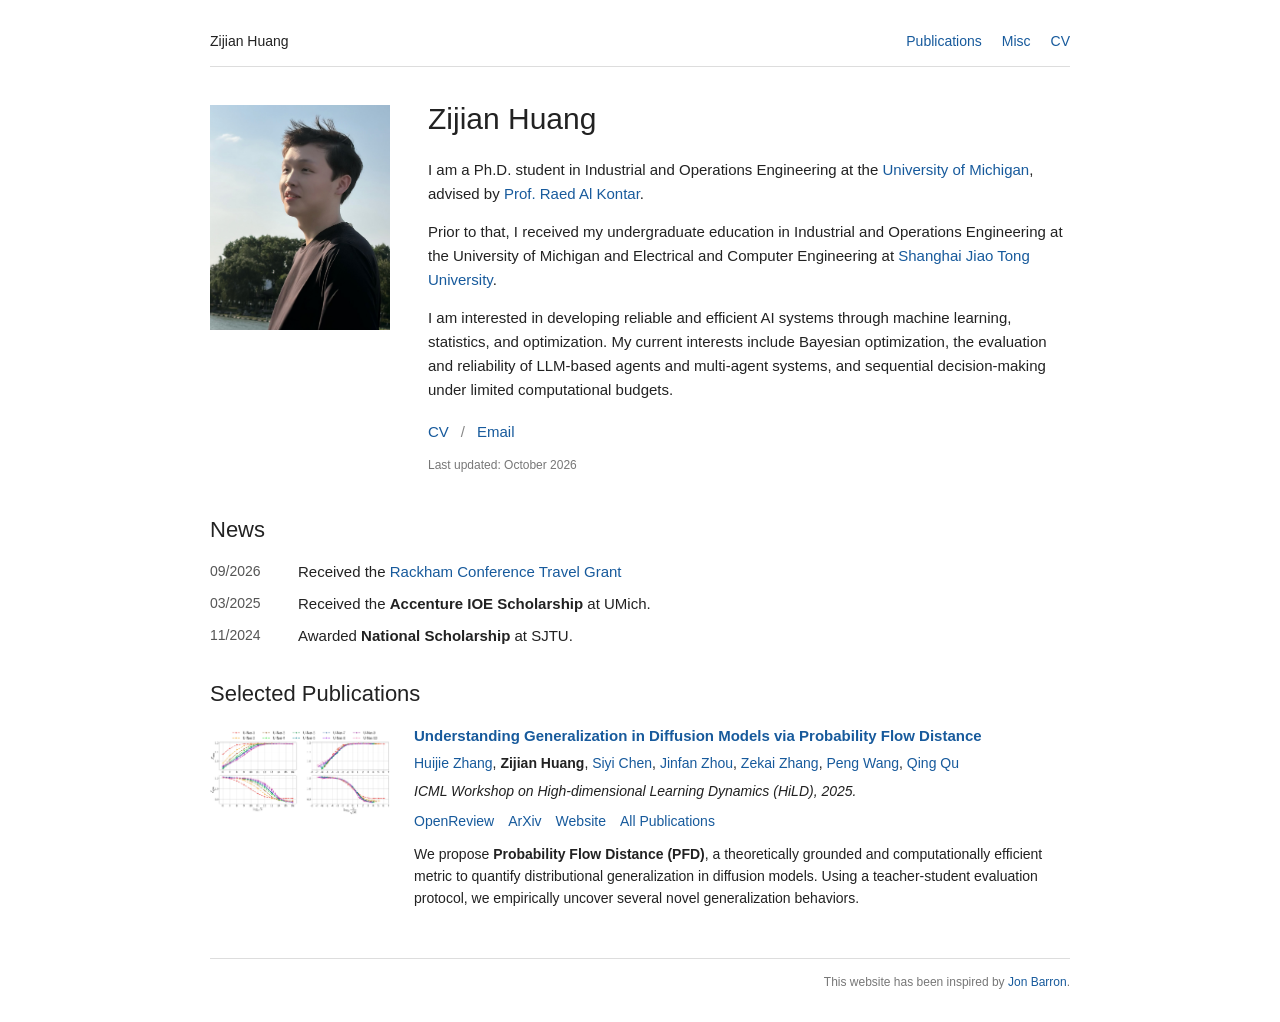
<file: index.html>
<!DOCTYPE HTML>
<html lang="en">
<head>
  <meta charset="UTF-8">
  <title>Zijian Huang</title>
  <meta name="viewport" content="width=device-width, initial-scale=1">
  <meta name="author" content="Zijian Huang">
  <link rel="stylesheet" href="style.css">
</head>

<body>
  <main class="page">
    <nav class="site-nav" aria-label="Primary navigation">
      <a class="nav-name" href="index.html" aria-current="page">Zijian Huang</a>
      <div class="nav-links">
        <a href="publications.html">Publications</a>
        <a href="misc.html">Misc</a>
        <a href="cv.pdf">CV</a>
      </div>
    </nav>

    <header class="hero">
      <figure class="portrait-wrap">
        <img class="portrait" src="photo-zijian.jpg" alt="Zijian Huang">
      </figure>
      <div class="hero-copy">
        <h1>Zijian Huang</h1>
        <p class="intro">
          I am a Ph.D. student in Industrial and Operations Engineering at the <a href="https://umich.edu/">University of Michigan</a>, advised by <a href="https://alkontar.engin.umich.edu/">Prof. Raed Al Kontar</a>.
        </p>
        <p>
          Prior to that, I received my undergraduate education in Industrial and Operations Engineering at the University of Michigan and Electrical and Computer Engineering at <a href="https://en.sjtu.edu.cn/">Shanghai Jiao Tong University</a>.
        </p>
        <p>
          I am interested in developing reliable and efficient AI systems through machine learning, statistics, and optimization. My current interests include Bayesian optimization, the evaluation and reliability of LLM-based agents and multi-agent systems, and sequential decision-making under limited computational budgets.
        </p>
        <div class="hero-actions">
          <a href="cv.pdf">CV</a>
          <a href="mailto:nameless@umich.edu">Email</a>
        </div>
        <p class="updated">Last updated: October 2026</p>
      </div>

    </header>

    <section class="section">
      <div class="section-heading">
        <h2>News</h2>
      </div>
      <div class="news-list">
        <article class="news-item">
          <time datetime="2026-09">09/2026</time>
          <p>Received the <a href="https://rackham.umich.edu/funding/rackham-conference-travel-grant/">Rackham Conference Travel Grant</a></p>
        </article>
        <article class="news-item">
          <time datetime="2025-03">03/2025</time>
          <p>Received the <strong>Accenture IOE Scholarship</strong> at UMich.</p>
        </article>
        <article class="news-item">
          <time datetime="2024-11">11/2024</time>
          <p>Awarded <strong>National Scholarship</strong> at SJTU.</p>
        </article>
      </div>
    </section>

    <section class="section">
      <div class="section-heading">
        <h2>Selected Publications</h2>
      </div>
      <article class="publication">
        <a class="publication-image" href="https://arxiv.org/abs/2505.20123" aria-label="Open PFD paper on arXiv">
          <img src="image/PFD.jpg" alt="Probability Flow Distance paper preview">
        </a>
        <div class="publication-body">
          <a class="papertitle" href="https://arxiv.org/abs/2505.20123">
            Understanding Generalization in Diffusion Models via Probability Flow Distance
          </a>
          <p class="authors">
            <a href="https://huijiezh.com">Huijie Zhang</a>,
            <strong>Zijian Huang</strong>,
            <a href="https://chicychen.github.io/">Siyi Chen</a>,
            <a href="https://scholar.google.com/citations?user=O3Df4PwAAAAJ">Jinfan Zhou</a>,
            <a href="https://la0ka1.github.io/">Zekai Zhang</a>,
            <a href="https://peng8wang.github.io/">Peng Wang</a>,
            <a href="https://qingqu.engin.umich.edu/">Qing Qu</a>
          </p>
          <p class="venue"><em>ICML Workshop on High-dimensional Learning Dynamics (HiLD), 2025.</em></p>
          <div class="publication-links">
            <a href="https://openreview.net/forum?id=zbSsdqgWR6">OpenReview</a>
            <a href="https://arxiv.org/abs/2505.20123">ArXiv</a>
            <a href="https://www.huijiezh.com/probability-flow-distance/index.html">Website</a>
            <a href="publications.html">All Publications</a>
          </div>
          <p>
            We propose <strong>Probability Flow Distance (PFD)</strong>, a theoretically grounded and computationally efficient metric to quantify distributional generalization in diffusion models. Using a teacher-student evaluation protocol, we empirically uncover several novel generalization behaviors.
          </p>
        </div>
      </article>
    </section>

    <footer class="footer">
      This website has been inspired by <a href="https://jonbarron.info/">Jon Barron</a>.
    </footer>
  </main>
</body>
</html>
</file>
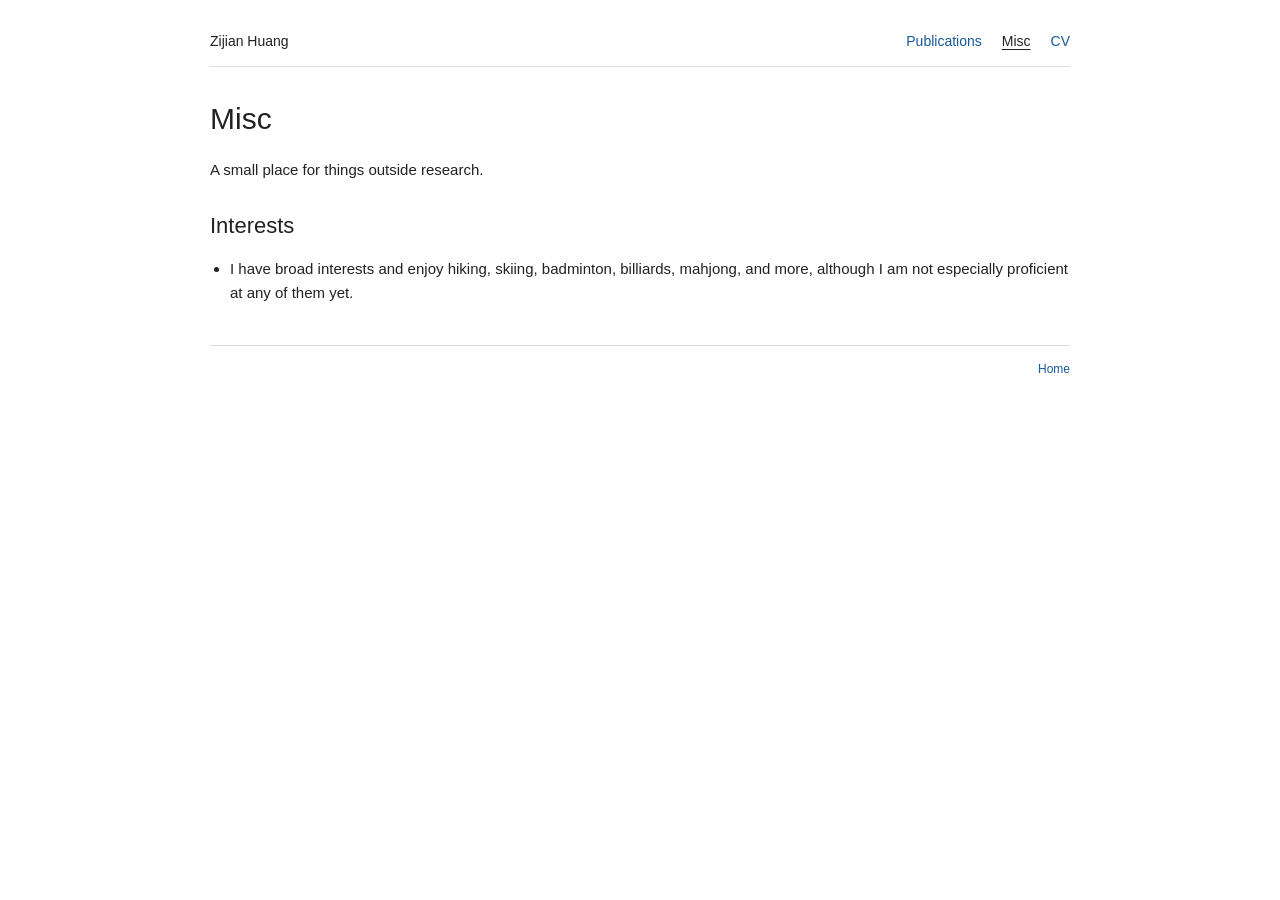
<file: misc.html>
<!DOCTYPE HTML>
<html lang="en">
<head>
  <meta charset="UTF-8">
  <title>Misc | Zijian Huang</title>
  <meta name="viewport" content="width=device-width, initial-scale=1">
  <meta name="author" content="Zijian Huang">
  <link rel="stylesheet" href="style.css">
</head>

<body>
  <main class="page">
    <nav class="site-nav" aria-label="Primary navigation">
      <a class="nav-name" href="index.html">Zijian Huang</a>
      <div class="nav-links">
        <a href="publications.html">Publications</a>
        <a href="misc.html" aria-current="page">Misc</a>
        <a href="cv.pdf">CV</a>
      </div>
    </nav>

    <header class="page-header">
      <h1>Misc</h1>
      <p>A small place for things outside research.</p>
    </header>

    <section class="list-section">
      <h2>Interests</h2>
      <ul class="misc-list">
        <li>
          I have broad interests and enjoy hiking, skiing, badminton, billiards, mahjong, and more, although I am not especially proficient at any of them yet.
        </li>
      </ul>
    </section>

    <footer class="footer">
      <a href="index.html">Home</a>
    </footer>
  </main>
</body>
</html>
</file>
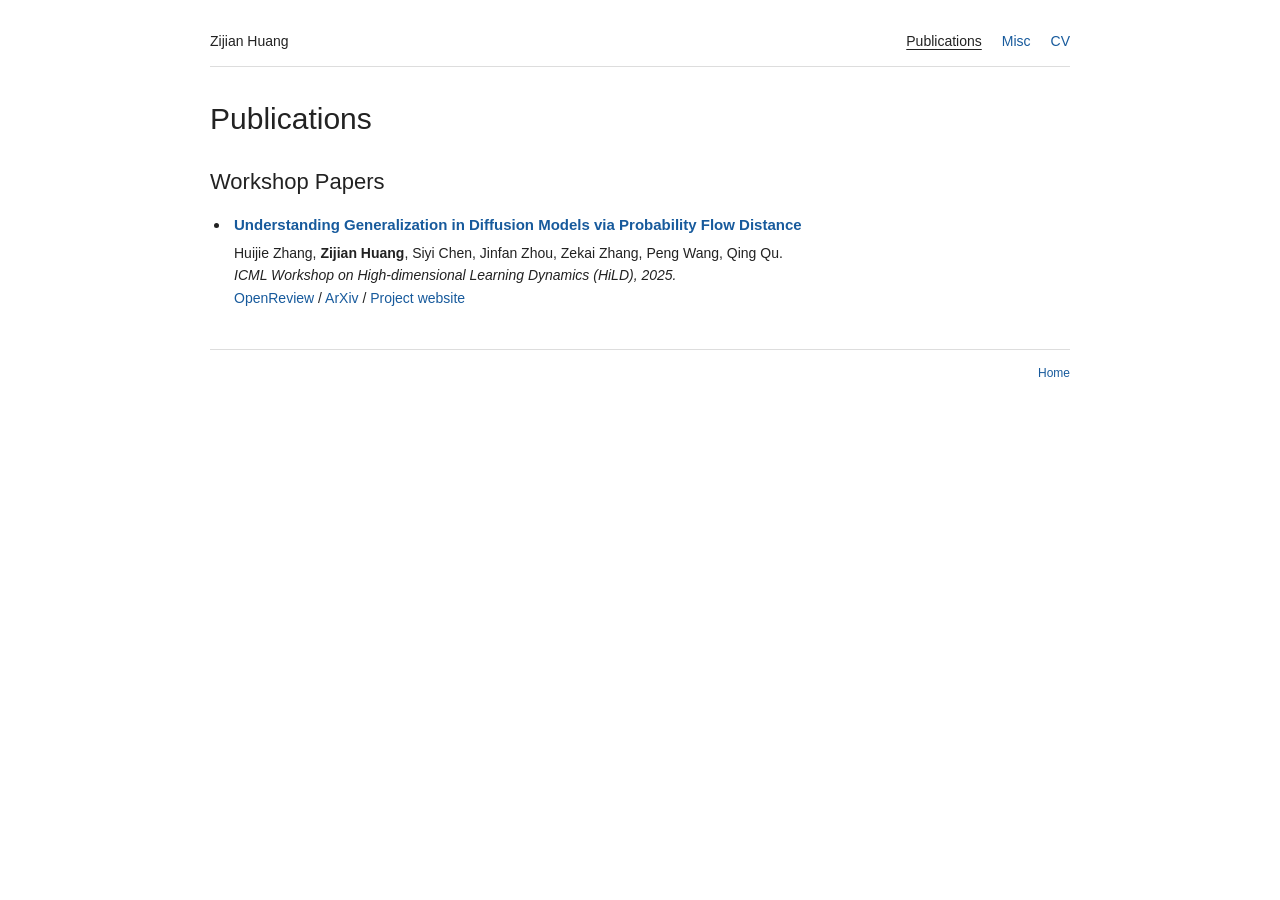
<file: publications.html>
<!DOCTYPE HTML>
<html lang="en">
<head>
  <meta charset="UTF-8">
  <title>Publications | Zijian Huang</title>
  <meta name="viewport" content="width=device-width, initial-scale=1">
  <meta name="author" content="Zijian Huang">
  <link rel="stylesheet" href="style.css">
</head>

<body>
  <main class="page">
    <nav class="site-nav" aria-label="Primary navigation">
      <a class="nav-name" href="index.html">Zijian Huang</a>
      <div class="nav-links">
        <a href="publications.html" aria-current="page">Publications</a>
        <a href="misc.html">Misc</a>
        <a href="cv.pdf">CV</a>
      </div>
    </nav>

    <header class="page-header">
      <h1>Publications</h1>
    </header>

    <section class="list-section">
      <h2>Workshop Papers</h2>
      <ul class="simple-list">
        <li>
          <a class="simple-title" href="https://arxiv.org/abs/2505.20123">Understanding Generalization in Diffusion Models via Probability Flow Distance</a>
          <div class="simple-meta">
            Huijie Zhang, <strong>Zijian Huang</strong>, Siyi Chen, Jinfan Zhou, Zekai Zhang, Peng Wang, Qing Qu.
            <br><em>ICML Workshop on High-dimensional Learning Dynamics (HiLD), 2025.</em>
            <br><a href="https://openreview.net/forum?id=zbSsdqgWR6">OpenReview</a> / <a href="https://arxiv.org/abs/2505.20123">ArXiv</a> / <a href="https://www.huijiezh.com/probability-flow-distance/index.html">Project website</a>
          </div>
        </li>
      </ul>
    </section>

    <footer class="footer">
      <a href="index.html">Home</a>
    </footer>
  </main>
</body>
</html>
</file>
<file: style.css>
/* A restrained, text-first academic homepage. */
* { box-sizing: border-box; }
html { background: #fff; }
body { margin: 0; color: #222; font-family: Arial, Helvetica, sans-serif; font-size: 15px; line-height: 1.6; }
a { color: #175a9c; text-decoration: none; text-underline-offset: 3px; }
a:hover { text-decoration: underline; }
a:focus-visible { outline: 2px solid #175a9c; outline-offset: 4px; }
img { display: block; max-width: 100%; }
p { margin: 0 0 14px; }
.page { width: calc(100% - 40px); max-width: 860px; margin: 0 auto; padding: 30px 0; }
.site-nav { display: flex; align-items: baseline; justify-content: space-between; gap: 20px; padding-bottom: 14px; margin-bottom: 32px; border-bottom: 1px solid #ddd; font-size: 14px; }
.nav-name { color: #222; }
.nav-links { display: flex; flex-wrap: wrap; gap: 20px; }
.nav-links a[aria-current="page"] { color: #222; text-decoration: underline; }
h1, h2 { color: #222; line-height: 1.3; font-weight: 400; }
h1 { margin: 0 0 20px; font-size: 30px; }
h2 { margin: 0 0 16px; font-size: 22px; }
.hero { display: grid; grid-template-columns: 180px minmax(0, 1fr); gap: 38px; align-items: start; padding: 0 0 16px; }
.hero-copy, .publication-body { min-width: 0; }
.hero-actions { display: flex; gap: 0; margin: 18px 0 12px; }
.hero-actions a + a::before { content: "/"; display: inline-block; margin: 0 12px; color: #888; }
.updated { color: #777; font-size: 12px; margin: 0; }
.portrait-wrap { margin: 6px 0 0; }
.portrait { width: 180px; aspect-ratio: 4 / 5; object-fit: cover; object-position: 57% 34%; }
.section { padding: 24px 0 8px; }
.news-list { display: grid; gap: 8px; }
.news-item { display: grid; grid-template-columns: 76px minmax(0, 1fr); gap: 12px; }
.news-item time { color: #555; font-size: 14px; }
.news-item p { margin: 0; }
.publication { display: grid; grid-template-columns: 180px minmax(0, 1fr); gap: 24px; align-items: start; }
.publication-image { padding-top: 4px; }
.publication-image img { width: 100%; height: auto; }
.papertitle { display: block; font-weight: 700; line-height: 1.45; margin-bottom: 5px; }
.venue { font-size: 14px; margin-bottom: 8px; }
.authors { margin-bottom: 6px; font-size: 14px; }
.publication-links { display: flex; flex-wrap: wrap; gap: 14px; font-size: 14px; margin-bottom: 10px; }
.publication-body p:last-child { margin-bottom: 0; font-size: 14px; }
.page-header { margin-bottom: 30px; }
.list-section { margin: 24px 0 30px; }
.simple-list { margin: 0; padding-left: 20px; }
.simple-list li { padding-left: 4px; margin-bottom: 18px; }
.simple-title { font-weight: 700; }
.simple-meta { margin-top: 5px; font-size: 14px; }
.misc-list { margin: 0; padding-left: 20px; }
.footer { margin-top: 40px; padding-top: 14px; border-top: 1px solid #ddd; color: #777; font-size: 12px; text-align: right; }
@media (max-width: 600px) {
  .page { width: calc(100% - 36px); padding-top: 20px; }
  .site-nav { gap: 12px; flex-wrap: wrap; margin-bottom: 26px; }
  .nav-links { gap: 16px; }
  .hero { grid-template-columns: 110px minmax(0, 1fr); gap: 18px; }
  .hero-copy h1 { font-size: 27px; }
  .portrait { width: 110px; }
  .publication { grid-template-columns: 1fr; gap: 14px; }
  .publication-image { max-width: 220px; }
  .footer { text-align: left; }
}
@media (max-width: 420px) {
  .hero { display: flex; flex-direction: column; }
  .portrait-wrap { order: -1; margin: 0 0 4px; }
  .news-item { grid-template-columns: 66px minmax(0, 1fr); gap: 8px; }
}
</file>
